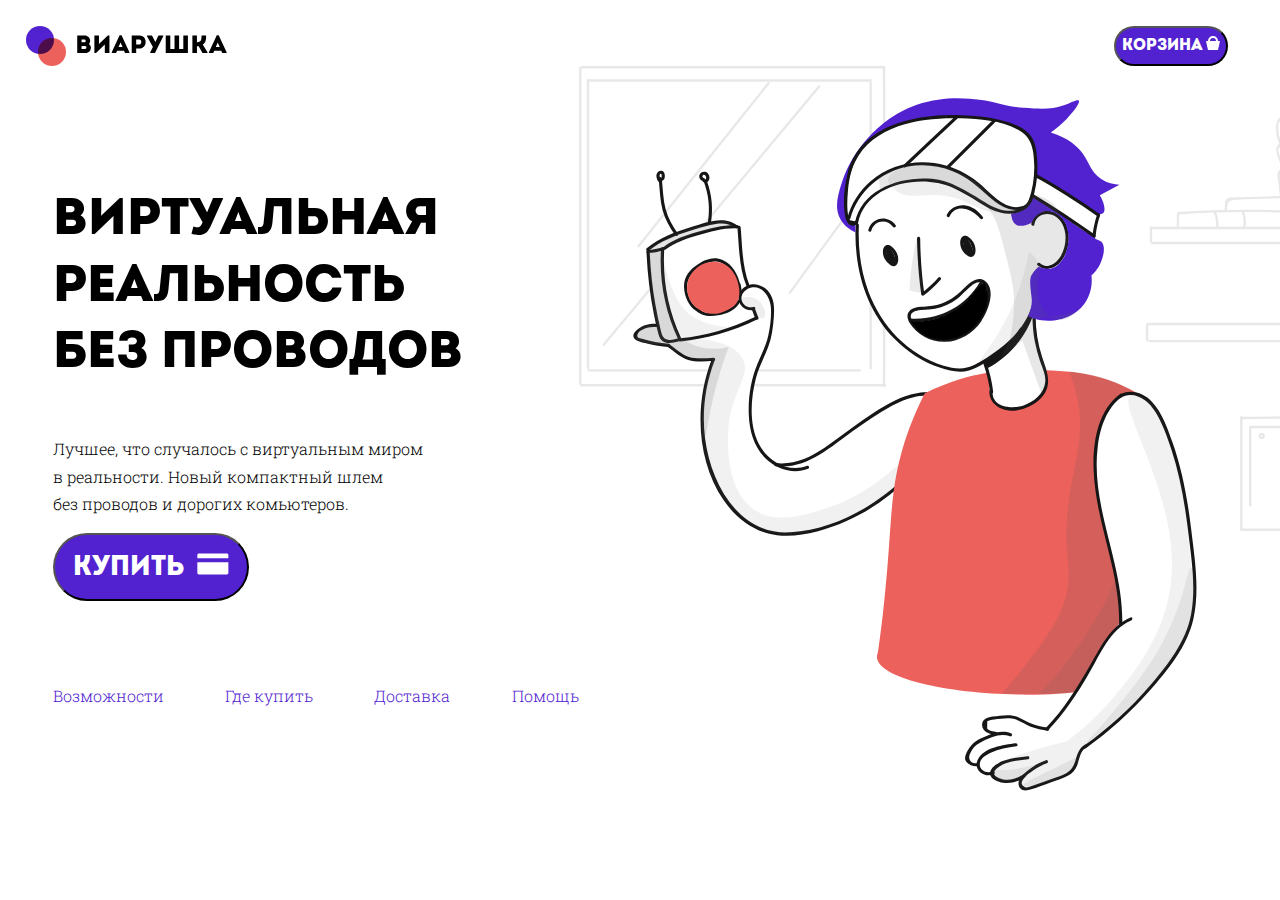
<file: bem_layout/index.html>
<!DOCTYPE html>
<html lang="en">

<head>
    <meta charset="UTF-8">
    <meta http-equiv="X-UA-Compatible" content="IE=edge">
    <meta name="viewport" content="width=device-width, initial-scale=1.0">
    <link rel="stylesheet" href="assets/style/normalize.css">
    <link rel="stylesheet" href="assets/style/style.css">
    <title>VR Colors</title>
</head>

<body>
    <div class="container">
        <header class="header">
                <img class="header__logo" src="assets/img/logo.svg" alt="логотип с двумя кругами">

            <button class="button button_cart">
                Корзина
                <img src="assets/img/cart.svg" alt="иконка корзины">
            </button>
        </header>

        <main class="main">
            <h1 class="main__title">Виртуальная реальность <br/>без проводов</h1>
            <img class="main__image" src="assets/img/image.svg" alt="парень с пультом управления">
            <div class="main__content">
                <p class="main__slogan">Лучшее, что случалось с виртуальным миром <br/> в реальности. Новый компактный шлем <br/> без проводов и дорогих комьютеров.</p>
                <button class="button button_buy">
                    Купить
                    <img src="assets/img/card.svg" alt="иконка банковской карты">
                </button>
            </div>
        </main>

        <footer class="footer">
            <section class="footer__section">
                <a href="capabilities/index.html">Возможности</a>
                <a href="#">Где купить</a>
                <a href="#">Доставка</a>
                <a href="#">Помощь</a>
            </section>
        </footer>
    </div>
</body>

</html>
</file>
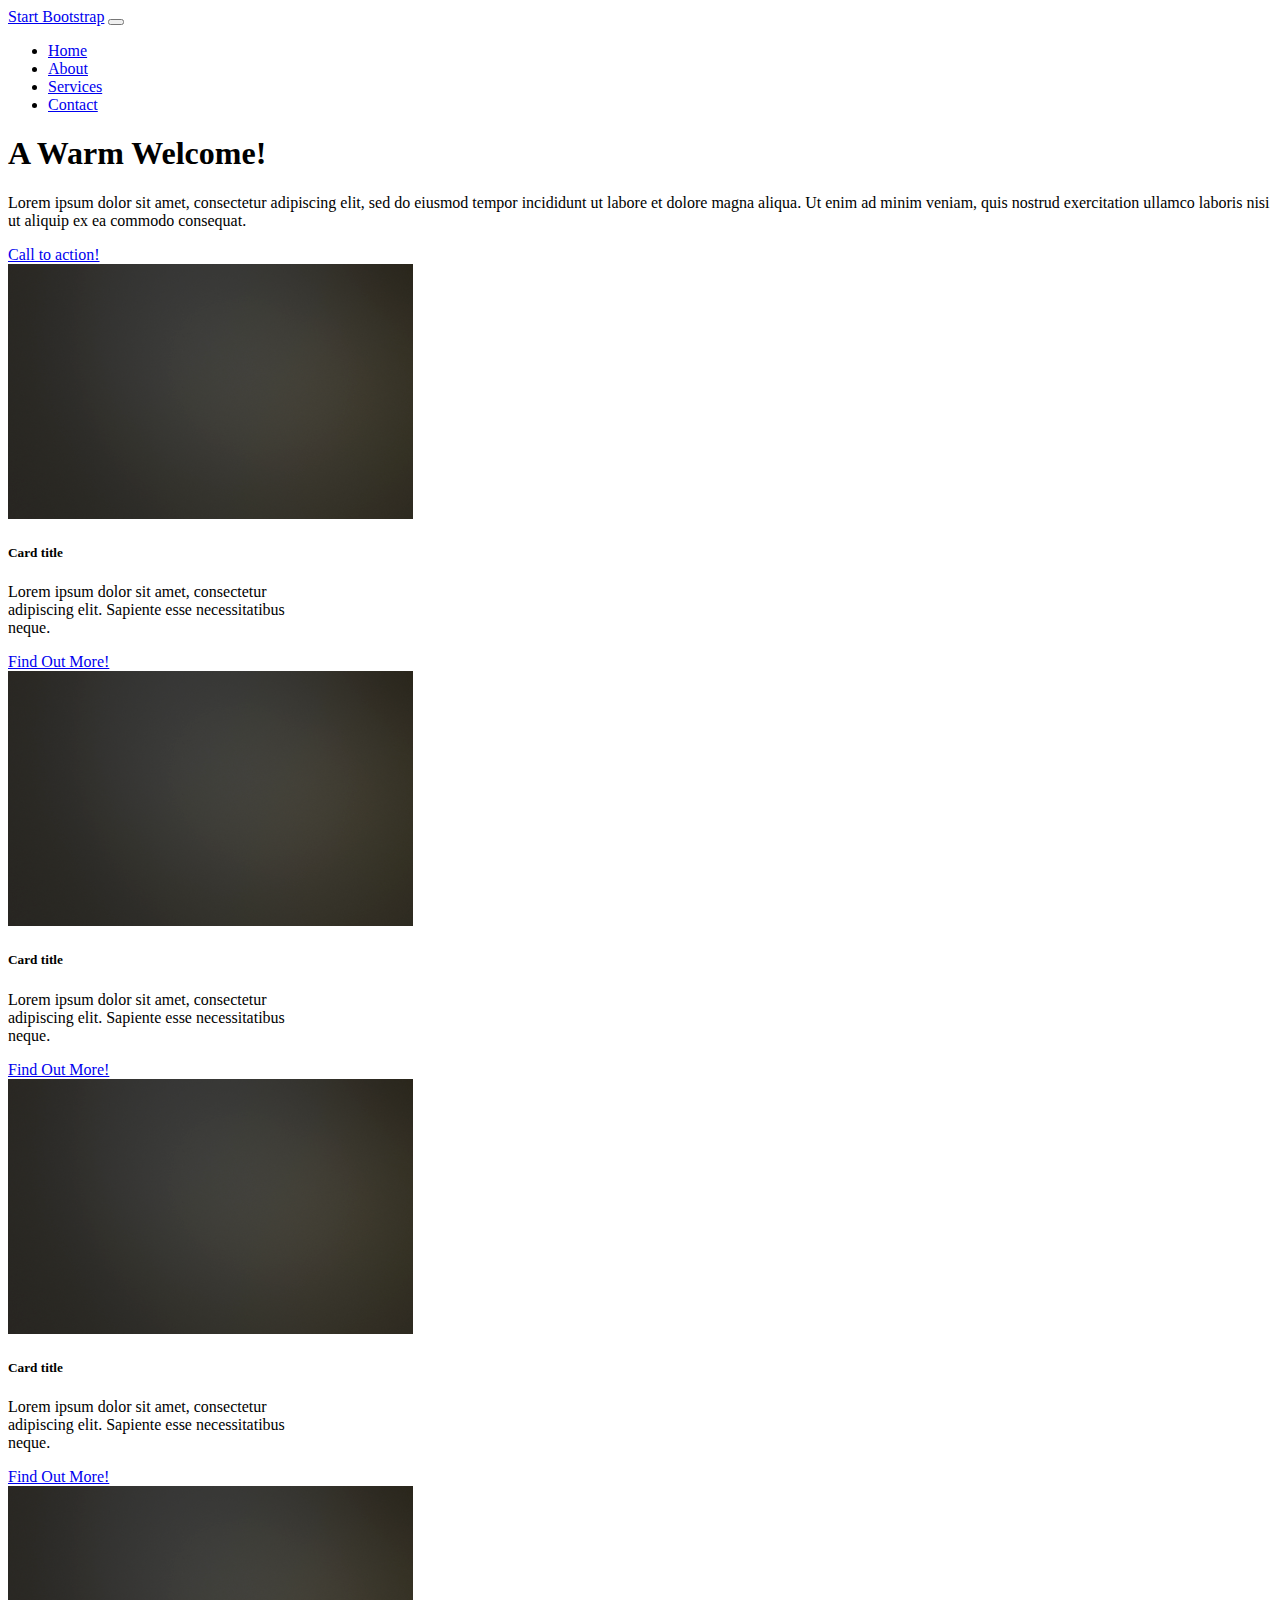
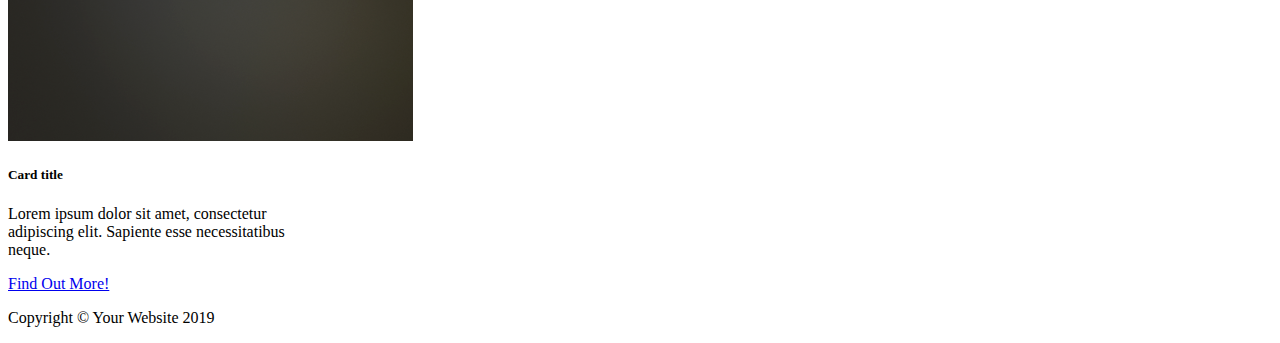
<file: bootstrap_layout/index.html>
<!DOCTYPE html>
<html lang="en">

<head>
    <meta charset="UTF-8">
    <meta http-equiv="X-UA-Compatible" content="IE=edge">
    <meta name="viewport" content="width=device-width, initial-scale=1, shrink-to-fit=no">
    <link rel="stylesheet" href="https://cdn.jsdelivr.net/npm/bootstrap@4.5.3/dist/css/bootstrap.min.css"
        integrity="sha384-TX8t27EcRE3e/ihU7zmQxVncDAy5uIKz4rEkgIXeMed4M0jlfIDPvg6uqKI2xXr2" crossorigin="anonymous">
    <title>Bootstrap</title>
</head>

<body>
    <header>
        <nav class="navbar navbar-expand-lg navbar-dark bg-dark">
            <div class="container-fluid">
                <a class="navbar-brand" href="#">Start Bootstrap</a>

                <button class="navbar-toggler" type="button" data-bs-toggle="collapse"
                    data-bs-target="#navbarSupportedContent" aria-controls="navbarSupportedContent"
                    aria-expanded="false" aria-label="Переключатель навигации">
                    <span class="navbar-toggler-icon"></span>
                </button>

                <div class="collapse navbar-collapse justify-content-end" id="navbarSupportedContent">
                    <ul class="navbar-nav me-auto mb-2 mb-lg-0">
                        <li class="nav-item">
                            <a class="nav-link active" aria-current="page" href="#">Home</a>
                        </li>
                        <li class="nav-item">
                            <a class="nav-link" href="#">About</a>
                        </li>
                        <li class="nav-item">
                            <a class="nav-link" href="#">Services</a>
                        </li>
                        <li class="nav-item">
                            <a class="nav-link" href="#">Contact</a>
                        </li>
                    </ul>
                </div>
            </div>
        </nav>
    </header>

    <main>
        <div class="container mt-3 mb-3 p-0">
            <div class="row">
                <div class="col-lg-12 p-0">
                    <div class="card">
                        <div class="card-header pt-5 pb-5">
                            <h1>A Warm Welcome!</h1>
                            <p class="card-text">Lorem ipsum dolor sit amet, consectetur adipiscing elit, sed do eiusmod
                                tempor
                                incididunt ut labore et dolore magna aliqua. Ut enim ad minim veniam, quis nostrud
                                exercitation
                                ullamco laboris nisi ut aliquip ex ea commodo consequat. </p>
                            <a href="#" class="btn btn-primary">Call to action!</a>
                        </div>
                    </div>
                </div>
            </div>

            <div class="row pt-3">
                <div class="col-8 col-md-6 col-lg-3 p-0">
                    <div class="card text-center" style="width: 18rem;">
                        <img src="assets/img/image.png" class="card-img-top" alt="Any image">
                        <div class="card-body">
                            <h5 class="card-title">Card title</h5>
                            <p class="card-text">Lorem ipsum dolor sit amet, consectetur adipiscing elit. Sapiente esse
                                necessitatibus neque.</p>
                            <a href="#" class="btn btn-primary">Find Out More!</a>
                        </div>
                    </div>
                </div>
                <div class="col-8 col-md-6 col-lg-3 p-0">
                    <div class="card text-center" style="width: 18rem;">
                        <img src="assets/img/image.png" class="card-img-top" alt="Any image">
                        <div class="card-body">
                            <h5 class="card-title">Card title</h5>
                            <p class="card-text">Lorem ipsum dolor sit amet, consectetur adipiscing elit. Sapiente esse
                                necessitatibus neque.</p>
                            <a href="#" class="btn btn-primary">Find Out More!</a>
                        </div>
                    </div>
                </div>
                <div class="col-8 col-md-6 col-lg-3 p-0">
                    <div class="card text-center" style="width: 18rem;">
                        <img src="assets/img/image.png" class="card-img-top" alt="Any image">
                        <div class="card-body">
                            <h5 class="card-title">Card title</h5>
                            <p class="card-text">Lorem ipsum dolor sit amet, consectetur adipiscing elit. Sapiente esse
                                necessitatibus neque.</p>
                            <a href="#" class="btn btn-primary">Find Out More!</a>
                        </div>
                    </div>
                </div>
                <div class="col-8 col-md-6 col-lg-3 p-0">
                    <div class="card text-center" style="width: 18rem;">
                        <img src="assets/img/image.png" class="card-img-top" alt="Any image">
                        <div class="card-body">
                            <h5 class="card-title">Card title</h5>
                            <p class="card-text">Lorem ipsum dolor sit amet, consectetur adipiscing elit. Sapiente esse
                                necessitatibus neque.</p>
                            <a href="#" class="btn btn-primary">Find Out More!</a>
                        </div>
                    </div>
                </div>
            </div>
        </div>
    </main>

    <footer>
        <div class="footer-page text-center text-white py-3 footer-dark bg-dark">
            <p>Copyright © Your Website 2019</p>
        </div>
    </footer>

    <script src="https://code.jquery.com/jquery-3.5.1.slim.min.js"
        integrity="sha384-DfXdz2htPH0lsSSs5nCTpuj/zy4C+OGpamoFVy38MVBnE+IbbVYUew+OrCXaRkfj" crossorigin="anonymous">
    </script>
    <script src="https://cdn.jsdelivr.net/npm/bootstrap@4.5.3/dist/js/bootstrap.bundle.min.js"
        integrity="sha384-ho+j7jyWK8fNQe+A12Hb8AhRq26LrZ/JpcUGGOn+Y7RsweNrtN/tE3MoK7ZeZDyx" crossorigin="anonymous">
    </script>
</body>

</html>
</file>
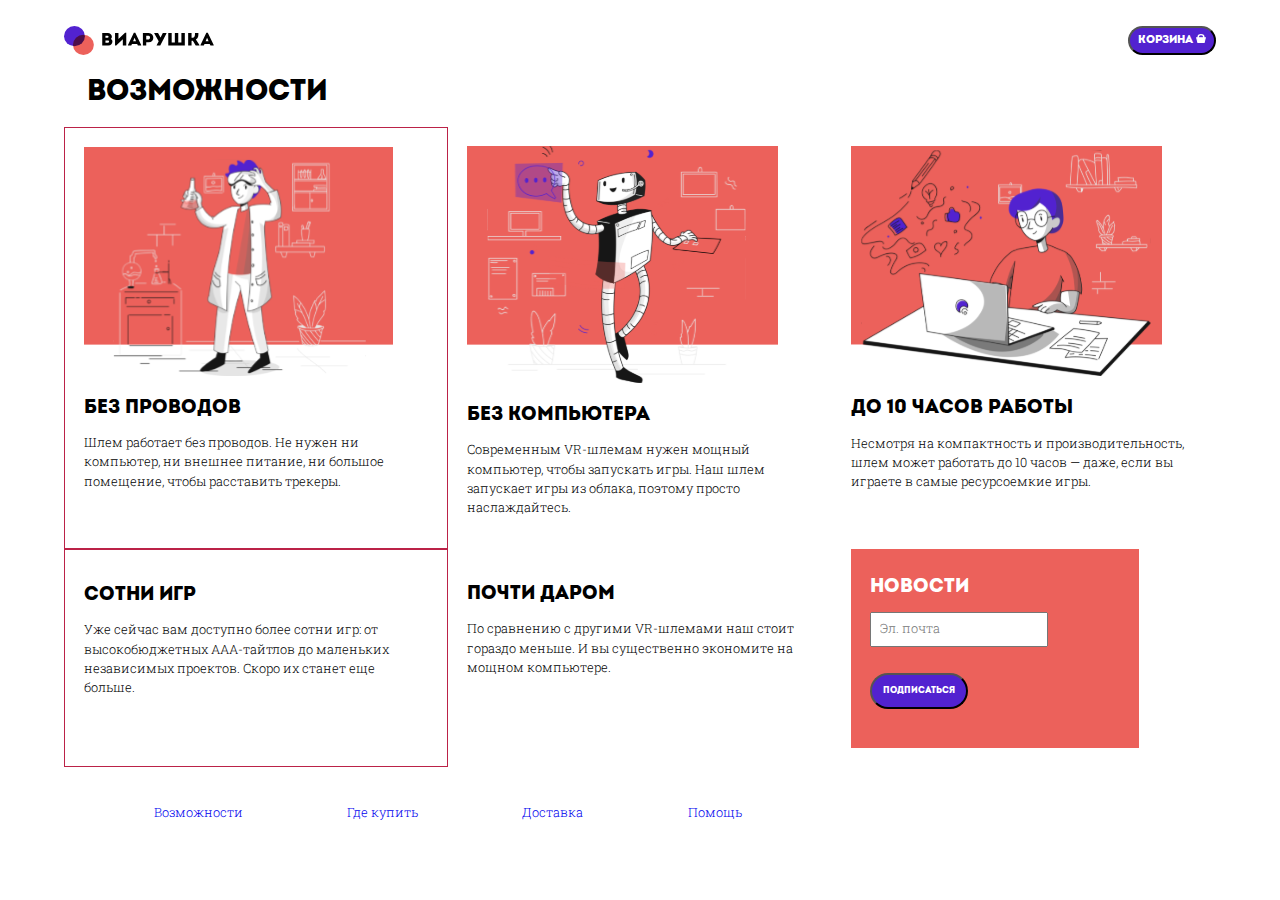
<file: bem_layout/capabilities/index.html>
<!DOCTYPE html>
<html lang="en">
<head>
    <meta charset="UTF-8">
    <meta http-equiv="X-UA-Compatible" content="IE=edge">
    <meta name="viewport" content="width=device-width, initial-scale=1.0">
    <link rel="stylesheet" href="assets/style/normalize.css">
    <link rel="stylesheet" href="assets/style/style.css">
    <title>VR Capabilities</title>
</head>
<body>
    <div class="container">
        <header class="header">
            <img class="header__logo" src="assets/img/logo.svg" alt="логотип с двумя кругами">

        <button class="button button_cart">
            Корзина
            <img src="assets/img/cart.svg" alt="иконка корзины">
        </button>
    </header>

    <main class="main">
        <h1 class="main__title">Возможности</h1>
        <section class="main__section main__section_border">
            <img class="main__picture" src="assets/img/man.svg" alt="">
            <h2>Без проводов</h2>
            <p>Шлем работает без проводов. Не нужен ни компьютер, ни внешнее питание, ни большое помещение, чтобы расставить трекеры.</p>
        </section>

        <section class="main__section">
            <img class="main__picture" src="assets/img/robot.svg" alt="">
            <h2>Без компьютера</h2>
            <p>Современным VR-шлемам нужен мощный компьютер, чтобы запускать игры. Наш шлем запускает игры из облака, поэтому просто наслаждайтесь.</p>
        </section>

        <section class="main__section">
            <img class="main__picture" src="assets/img/man_laptop.svg" alt="">
            <h2>До 10 часов работы</h2>
            <p>Несмотря на компактность и производительность, шлем может работать до 10 часов — даже, если вы играете в самые ресурсоемкие игры.</p>
        </section>

        <div class="main__section main__section_border">
            <h2>Сотни игр</h2>
            <p>Уже сейчас вам доступно более сотни игр: от высокобюджетных ААА-тайтлов до маленьких независимых проектов. Скоро их станет еще больше.</p>
        </div>

        <div class="main__section">
            <h2>Почти даром</h2>
            <p>По сравнению с другими VR-шлемами наш стоит гораздо меньше. И вы существенно экономите на мощном компьютере.</p>
        </div>

        <div class="main__section main__section_input">
            <h2>Новости</h2>
            <input class="main__input" type="email" placeholder="Эл. почта">
            <button class="button button_subscribe">
                Подписаться
            </button>
        </div>
    </main>

    <footer class="footer">
        <section class="footer__section">
            <a href="#">Возможности</a>
            <a href="#">Где купить</a>
            <a href="#">Доставка</a>
            <a href="#">Помощь</a>
        </section>
    </footer>
    </div>
</body>
</html>
</file>
<file: bem_layout/assets/style/style.css>
a {
    text-decoration: none;
}

@font-face {
    font-family: 'Intro';
    src: url(../fonts/IntroDemo-BlackCAPS900.otf);
    font-weight: 900;
}

@font-face {
    font-family: 'RobotoSlab';
    src: url(../fonts/RobotoSlab-Light300.ttf);
    font-weight: 300;
}


.container {
    display: grid;
    grid-template-columns: 45% 1fr;
    padding: 2%;
}

.header,
.main__title,
.button {
    font-family: 'Intro', Times, sans-serif;
    font-weight: 900;
}

.main__slogan,
.footer {
    font-family: 'RobotoSlab', Times, sans-serif;
    font-weight: 300;
}

.header {
    grid-area: 1/1/2/3;
    display: flex;
    justify-content: space-between;
}

.button_cart {
    margin-right: 10%;
}

.main {
    display: contents;
}

.main__title,
.main__slogan,
.button_buy,
.footer {
    margin-left: 5%;
}

.main__title {
    grid-area: 2/1/3/2;
    align-self: flex-end;

    font-size: 3.2em;
    line-height: 130%;
}

.main__content {
    grid-area: 3/1/4/2;
}

.main__slogan {
    line-height: 170%;
}

.button {
    border-radius: 100px;

    background-color: #5222D0;
    color: #FFF;
}

.button_buy {
    padding: 3%;
    font-size: 1.7em;
}

.button_buy img {
    margin-left: 5%;
    width: 20%;
}

.main__image {
    grid-area: 2/2/5/3;
}

.footer {
    grid-area: 4/1/5/2;
}

.footer__section {
    display: flex;
    justify-content: space-between;
}

.footer__section a {
    color:#5222D0;
}

@media screen and (max-width:767px) {
    .container {
        display: flex;
        flex-direction: column;
        text-align: center;
    }

    br {
        display: none;
    }

    .header__logo {
        width: 30%;
    }

    .button_cart {
        margin-right: 0;
    }
    

    .main__title {
        font-size: 1.7em;
    }

    .button_buy {
        margin-bottom: 8%;
    }

    .footer {
        margin-left: 0;
    }

    .footer__section {
        font-size: 0.8em;
    }
}

@media screen and (min-width:768px) and (max-width:1023px) {
    .button_cart {
        margin-right: 0;
    }

    .main__title {
        font-size: 2.5em;
    }

    .main__image {
        align-self: center;
        width: 100%;
    }

    .footer {
        margin-top: 5%;
        margin-left: 0;

        font-size: 0.8em;
    }
}
</file>
<file: bem_layout/capabilities/assets/style/style.css>
a {
    text-decoration: none;
}

@font-face {
    font-family: 'Intro';
    src: url(../fonts/IntroDemo-BlackCAPS900.otf);
    font-weight: 900;
}

@font-face {
    font-family: 'RobotoSlab';
    src: url(../fonts/RobotoSlab-Light300.ttf);
    font-weight: 300;
}


.container {
    display: grid;
    grid-template-columns: 1fr 1fr 1fr;

    padding: 2%;
    margin-left: 3%;
    margin-right: 3%;
}

.header {
    grid-area: 1/1/2/4;
    display: flex;
    justify-content: space-between;
}

.header__logo {
    width: 13%;
}

.button_cart img {
    width: 13%;
}

.button {
    border-radius: 100px;

    font-size: 0.7em;

    background-color: #5222D0;
    color: #FFF;
}

.button,
.main__title,
.main__section h2 {
    font-family: 'Intro', Times, sans-serif;
    font-weight: 900;
}

.main {
    display: contents;
}

.main__title {
    grid-area: 2/1/3/4;

    padding-left: 2%;

    font-size: 1.8em;
}

.main__section {
    padding: 5%;

    font-size: 0.8em;
    line-height: 150%;
}

.main__section_border {
    border: 1px solid #BB2247;
}

.main__section p,
input::placeholder,
.footer {
    font-family: 'RobotoSlab', Times, sans-serif;
    font-weight: 300;
}

.main__picture {
    width: 90%;
}

.main__section_input {
    display: flex;
    flex-direction: column;
    align-items: flex-start;
    justify-content: space-between;

    margin: 0 20% 5% 5%;
    padding: 3% 0 10% 5%;

    background-color: #EC615B;
    color: #FFF;
}

.main__input {
    padding: 3%;
}

.button_subscribe {
    margin-top: 10%;
    padding: 4%;
}

.footer {
    grid-area: 5/1/6/3;
    padding: 5% 5% 0 5%;
}

.footer__section {
    font-size: 0.8em;
    display: flex;
    justify-content: space-around;
}

@media screen and (max-width:767px) {
    .container {
        display: flex;
        flex-direction: column;
        text-align: center;
    }

    .header__logo {
        width: 30%;
    }
}

@media screen and (min-width:768px) and (max-width:1023px) {
.main__section_input {
    margin: 5%;
    width: 85%;
}
}
</file>
